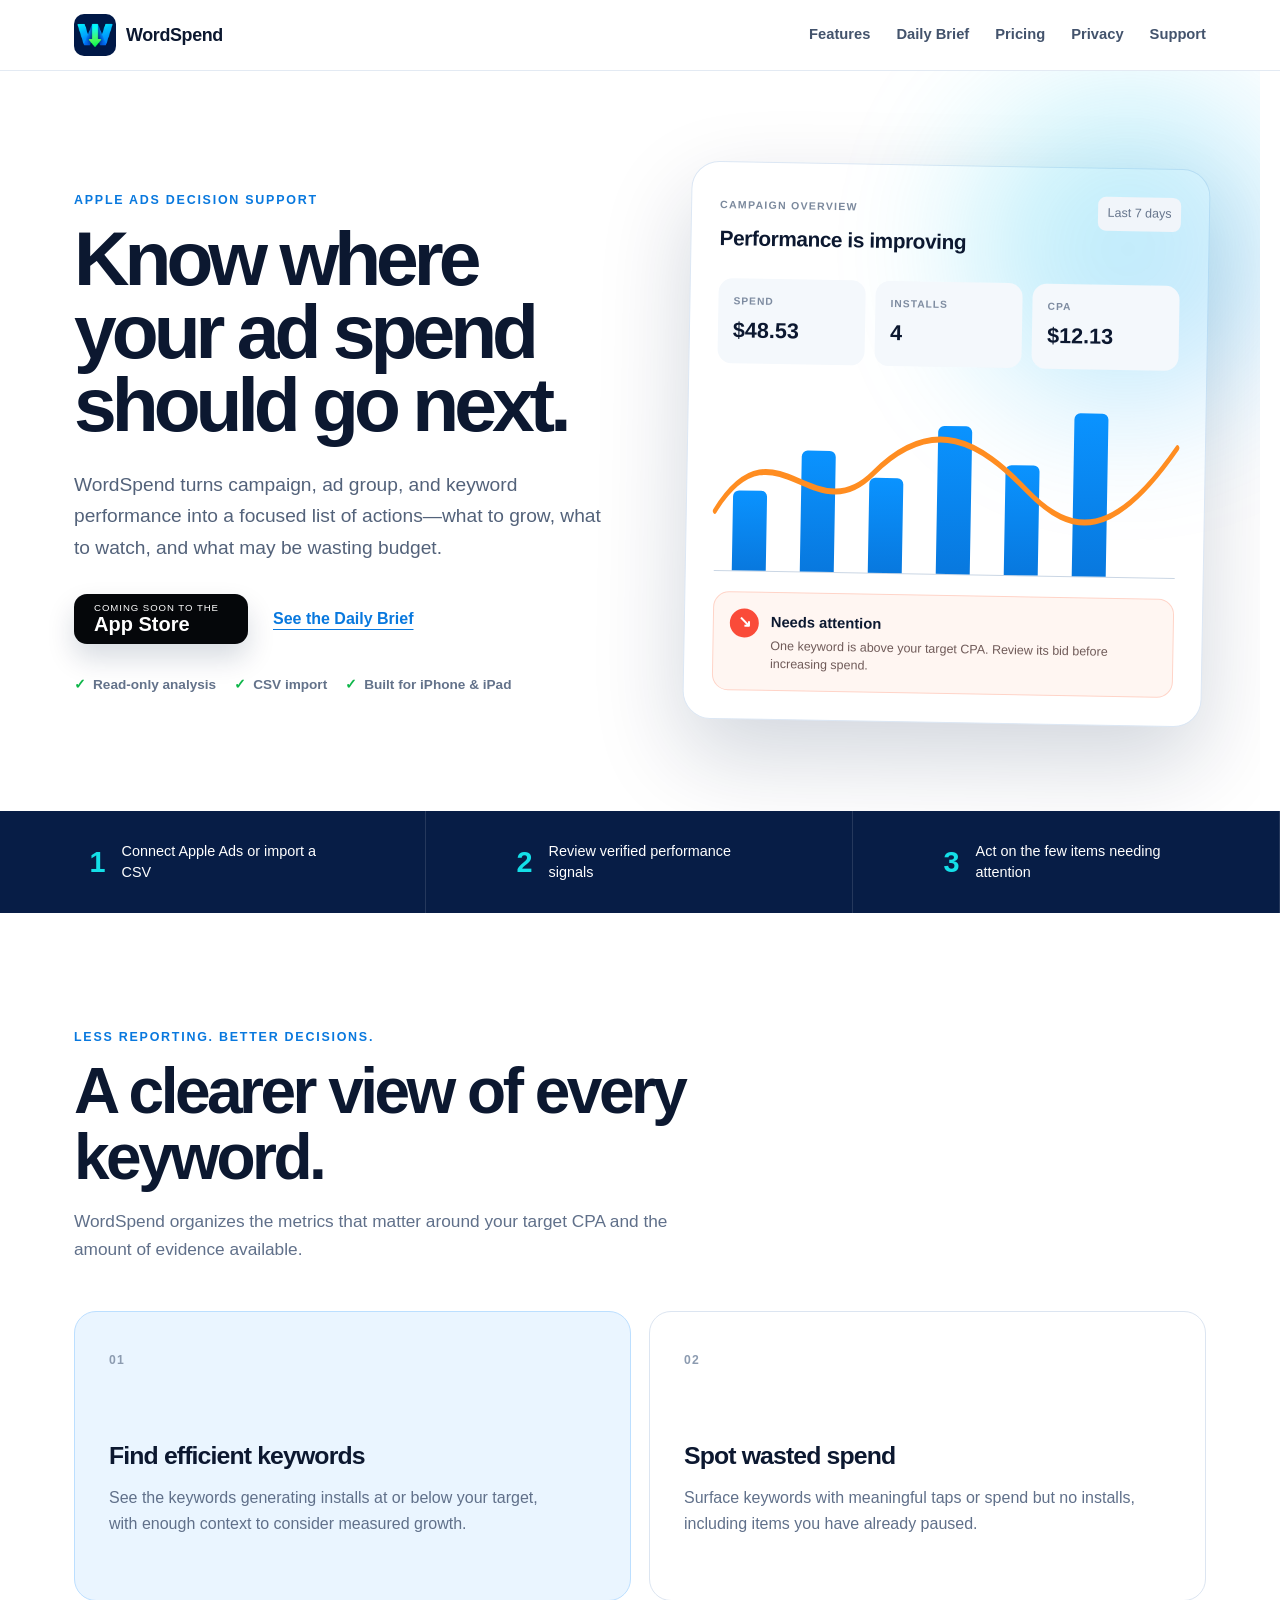
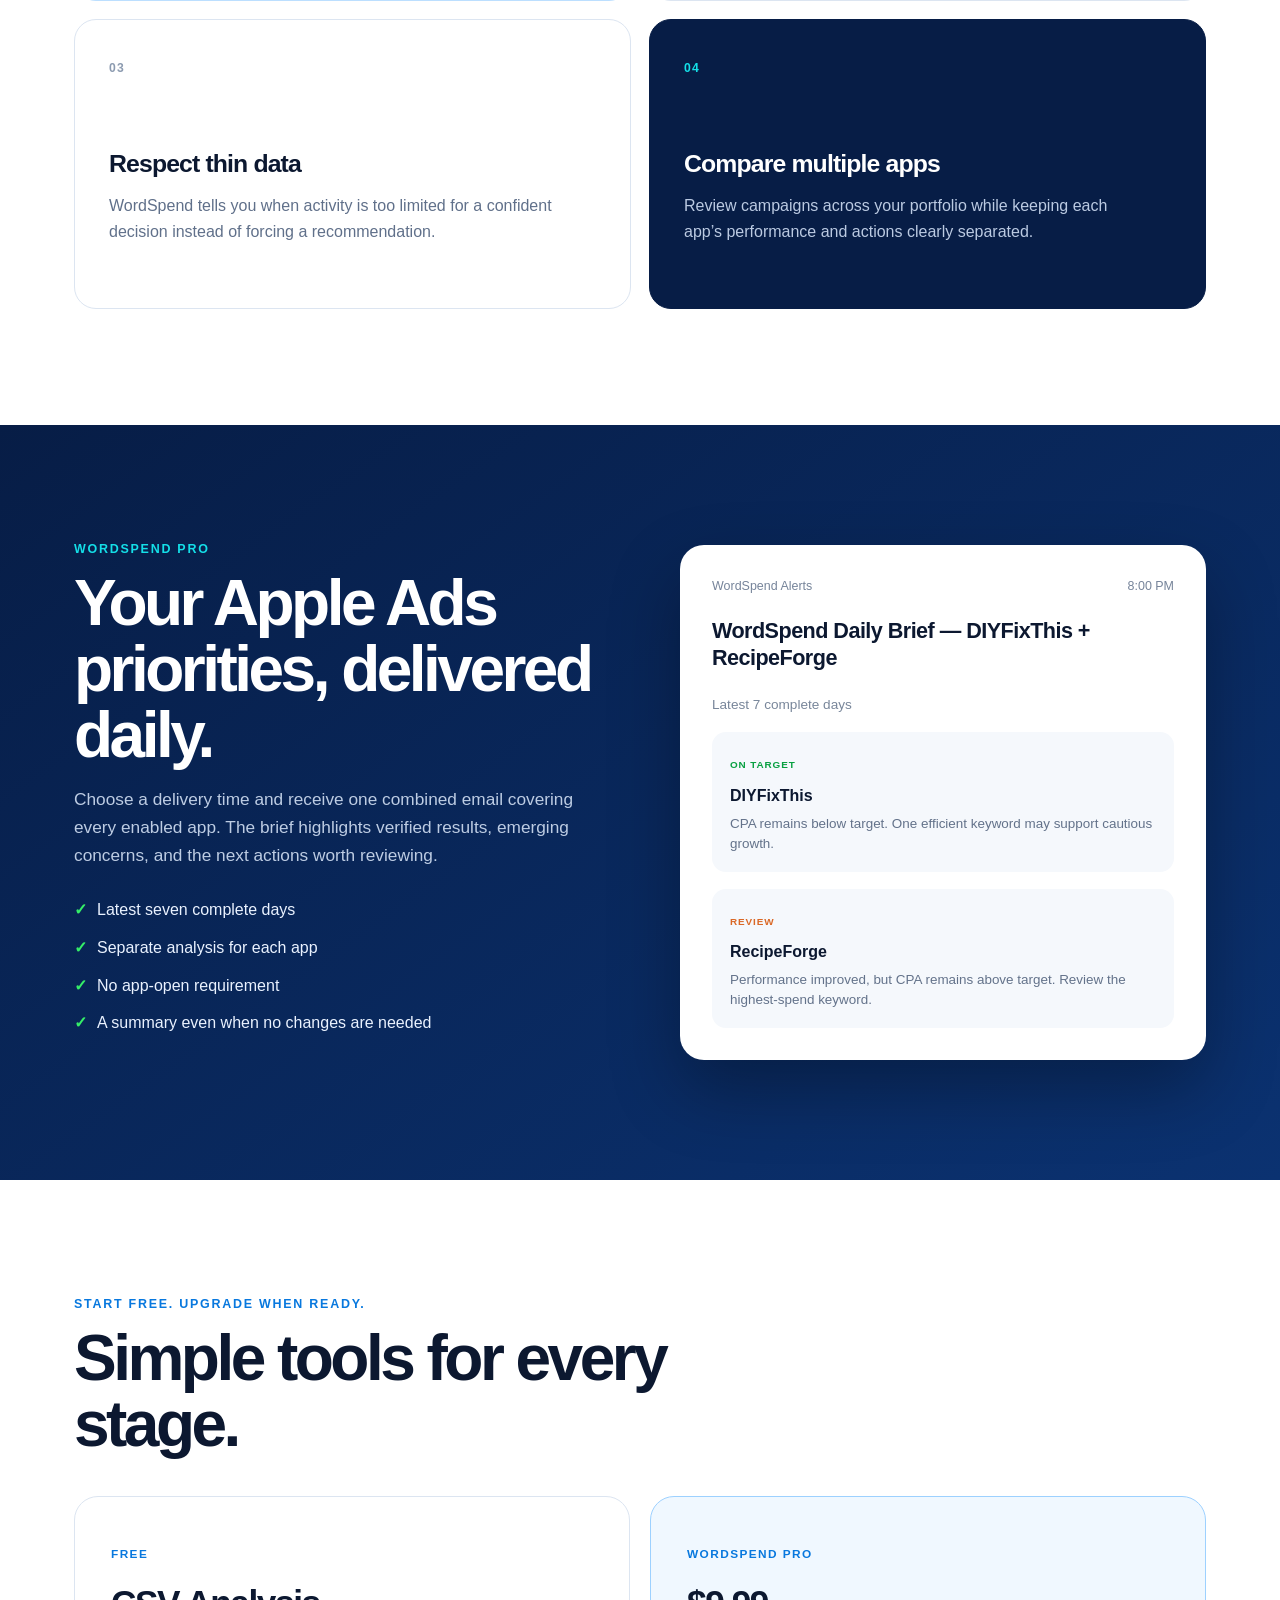
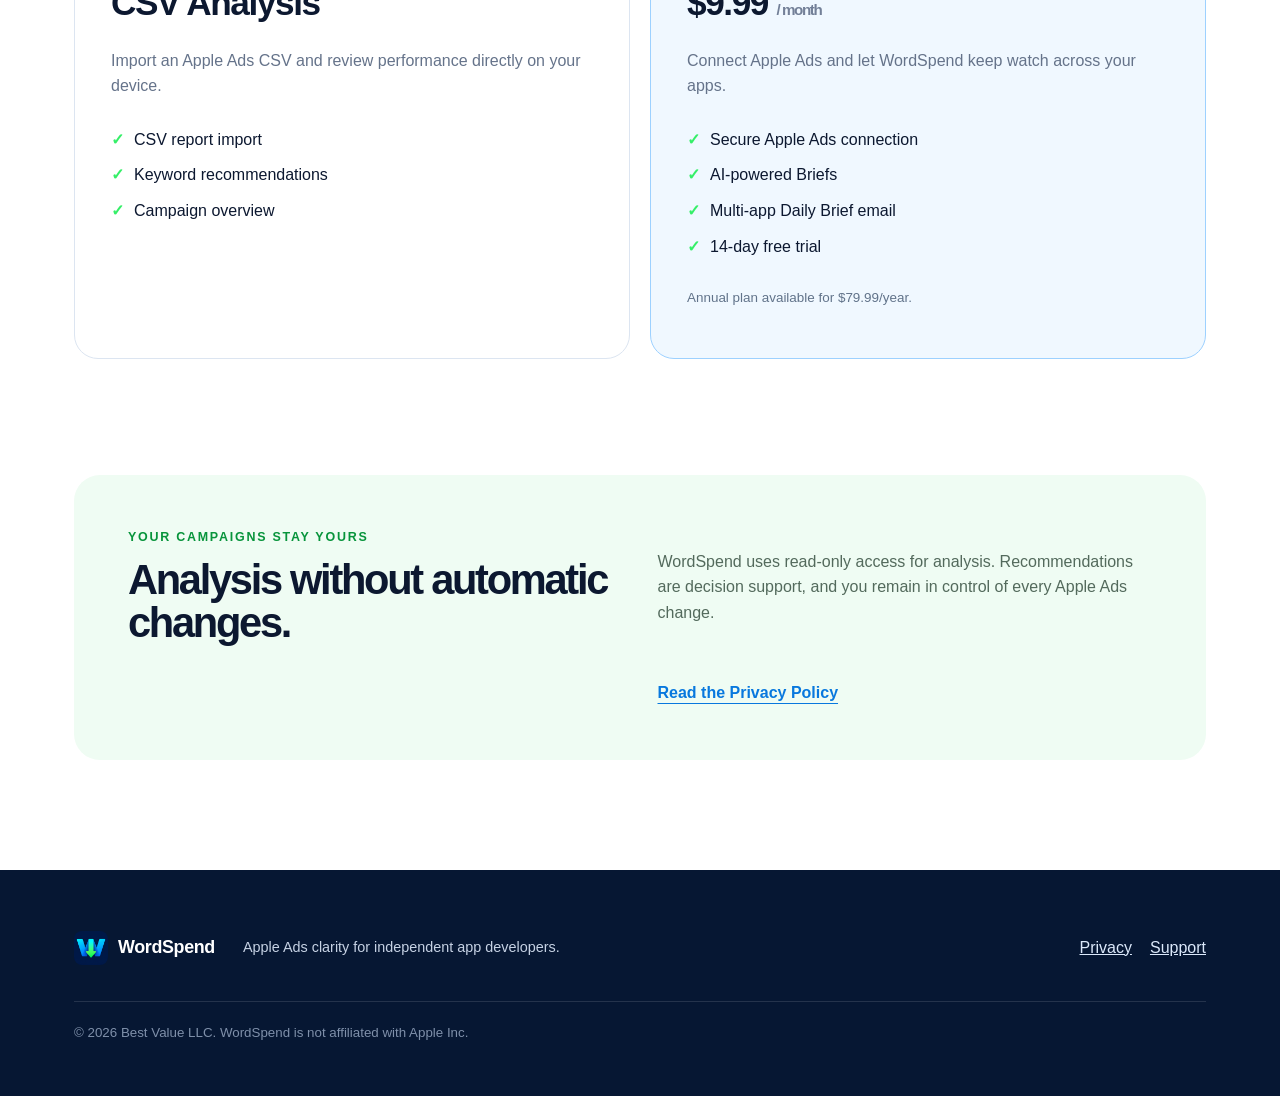
<file: index.html>
<!doctype html>
<html lang="en">
<head>
  <meta charset="utf-8">
  <meta name="viewport" content="width=device-width, initial-scale=1">
  <title>WordSpend — Smarter Apple Ads Decisions</title>
  <meta name="description" content="WordSpend turns Apple Ads campaign data into clear actions, AI-powered recommendations, and scheduled Daily Briefs.">
  <meta name="theme-color" content="#071d46">
  <link rel="icon" type="image/png" href="assets/wordspend-icon.png">
  <link rel="stylesheet" href="styles.css">
</head>
<body>
  <header class="nav-wrap">
    <nav class="nav" aria-label="Primary navigation">
      <a class="brand" href="#top" aria-label="WordSpend home">
        <img src="assets/wordspend-icon.png" alt="" width="42" height="42">
        <span>WordSpend</span>
      </a>
      <div class="nav-links">
        <a href="#features">Features</a>
        <a href="#daily-brief">Daily Brief</a>
        <a href="#pricing">Pricing</a>
        <a href="privacy.html">Privacy</a>
        <a href="support.html">Support</a>
      </div>
    </nav>
  </header>

  <main id="top">
    <section class="hero">
      <div class="hero-copy">
        <p class="eyebrow">APPLE ADS DECISION SUPPORT</p>
        <h1>Know where your ad spend should go next.</h1>
        <p class="lead">WordSpend turns campaign, ad group, and keyword performance into a focused list of actions—what to grow, what to watch, and what may be wasting budget.</p>
        <div class="hero-actions">
          <span class="store-button" aria-label="WordSpend is coming soon to the App Store">
            <small>COMING SOON TO THE</small>
            <strong>App Store</strong>
          </span>
          <a class="text-link" href="#daily-brief">See the Daily Brief</a>
        </div>
        <div class="trust-row" aria-label="Product highlights">
          <span>Read-only analysis</span>
          <span>CSV import</span>
          <span>Built for iPhone &amp; iPad</span>
        </div>
      </div>

      <div class="report-frame" aria-label="Example WordSpend campaign overview">
        <div class="report-top">
          <div>
            <span class="mini-label">CAMPAIGN OVERVIEW</span>
            <h2>Performance is improving</h2>
          </div>
          <span class="period">Last 7 days</span>
        </div>
        <div class="metrics">
          <div><span>SPEND</span><strong>$48.53</strong></div>
          <div><span>INSTALLS</span><strong>4</strong></div>
          <div><span>CPA</span><strong>$12.13</strong></div>
        </div>
        <div class="chart" aria-hidden="true">
          <div class="bar" style="--h:42%"></div><div class="bar" style="--h:64%"></div>
          <div class="bar" style="--h:50%"></div><div class="bar" style="--h:78%"></div>
          <div class="bar" style="--h:58%"></div><div class="bar" style="--h:86%"></div>
          <svg viewBox="0 0 600 160" preserveAspectRatio="none"><path d="M0 110 C75 28 128 128 205 76 S344 48 405 88 S520 128 600 50"/></svg>
        </div>
        <div class="action-card">
          <span class="action-icon">↘</span>
          <div><strong>Needs attention</strong><p>One keyword is above your target CPA. Review its bid before increasing spend.</p></div>
        </div>
      </div>
    </section>

    <section class="signal-strip" aria-label="How WordSpend works">
      <div><strong>1</strong><span>Connect Apple Ads or import a CSV</span></div>
      <div><strong>2</strong><span>Review verified performance signals</span></div>
      <div><strong>3</strong><span>Act on the few items needing attention</span></div>
    </section>

    <section class="section" id="features">
      <div class="section-heading">
        <p class="eyebrow">LESS REPORTING. BETTER DECISIONS.</p>
        <h2>A clearer view of every keyword.</h2>
        <p>WordSpend organizes the metrics that matter around your target CPA and the amount of evidence available.</p>
      </div>
      <div class="feature-grid">
        <article class="feature feature-blue">
          <span class="feature-number">01</span>
          <h3>Find efficient keywords</h3>
          <p>See the keywords generating installs at or below your target, with enough context to consider measured growth.</p>
        </article>
        <article class="feature">
          <span class="feature-number">02</span>
          <h3>Spot wasted spend</h3>
          <p>Surface keywords with meaningful taps or spend but no installs, including items you have already paused.</p>
        </article>
        <article class="feature">
          <span class="feature-number">03</span>
          <h3>Respect thin data</h3>
          <p>WordSpend tells you when activity is too limited for a confident decision instead of forcing a recommendation.</p>
        </article>
        <article class="feature feature-dark">
          <span class="feature-number">04</span>
          <h3>Compare multiple apps</h3>
          <p>Review campaigns across your portfolio while keeping each app’s performance and actions clearly separated.</p>
        </article>
      </div>
    </section>

    <section class="brief-section" id="daily-brief">
      <div class="brief-copy">
        <p class="eyebrow">WORDSPEND PRO</p>
        <h2>Your Apple Ads priorities, delivered daily.</h2>
        <p>Choose a delivery time and receive one combined email covering every enabled app. The brief highlights verified results, emerging concerns, and the next actions worth reviewing.</p>
        <ul>
          <li>Latest seven complete days</li>
          <li>Separate analysis for each app</li>
          <li>No app-open requirement</li>
          <li>A summary even when no changes are needed</li>
        </ul>
      </div>
      <div class="email-card">
        <div class="email-meta"><span>WordSpend Alerts</span><span>8:00 PM</span></div>
        <h3>WordSpend Daily Brief — DIYFixThis + RecipeForge</h3>
        <p class="email-period">Latest 7 complete days</p>
        <div class="email-section">
          <span class="status good">ON TARGET</span>
          <strong>DIYFixThis</strong>
          <p>CPA remains below target. One efficient keyword may support cautious growth.</p>
        </div>
        <div class="email-section">
          <span class="status watch">REVIEW</span>
          <strong>RecipeForge</strong>
          <p>Performance improved, but CPA remains above target. Review the highest-spend keyword.</p>
        </div>
      </div>
    </section>

    <section class="section pricing-section" id="pricing">
      <div class="section-heading compact">
        <p class="eyebrow">START FREE. UPGRADE WHEN READY.</p>
        <h2>Simple tools for every stage.</h2>
      </div>
      <div class="pricing-grid">
        <article class="price-card">
          <p class="plan">FREE</p>
          <h3>CSV Analysis</h3>
          <p>Import an Apple Ads CSV and review performance directly on your device.</p>
          <ul><li>CSV report import</li><li>Keyword recommendations</li><li>Campaign overview</li></ul>
        </article>
        <article class="price-card pro">
          <p class="plan">WORDSPEND PRO</p>
          <h3>$9.99 <small>/ month</small></h3>
          <p>Connect Apple Ads and let WordSpend keep watch across your apps.</p>
          <ul><li>Secure Apple Ads connection</li><li>AI-powered Briefs</li><li>Multi-app Daily Brief email</li><li>14-day free trial</li></ul>
          <p class="annual">Annual plan available for $79.99/year.</p>
        </article>
      </div>
    </section>

    <section class="privacy-callout">
      <div>
        <p class="eyebrow">YOUR CAMPAIGNS STAY YOURS</p>
        <h2>Analysis without automatic changes.</h2>
      </div>
      <p>WordSpend uses read-only access for analysis. Recommendations are decision support, and you remain in control of every Apple Ads change.</p>
      <a href="privacy.html">Read the Privacy Policy</a>
    </section>
  </main>

  <footer>
    <a class="brand footer-brand" href="#top"><img src="assets/wordspend-icon.png" alt="" width="34" height="34"><span>WordSpend</span></a>
    <p>Apple Ads clarity for independent app developers.</p>
    <div><a href="privacy.html">Privacy</a><a href="support.html">Support</a></div>
    <small>© 2026 Best Value LLC. WordSpend is not affiliated with Apple Inc.</small>
  </footer>
</body>
</html>
</file>
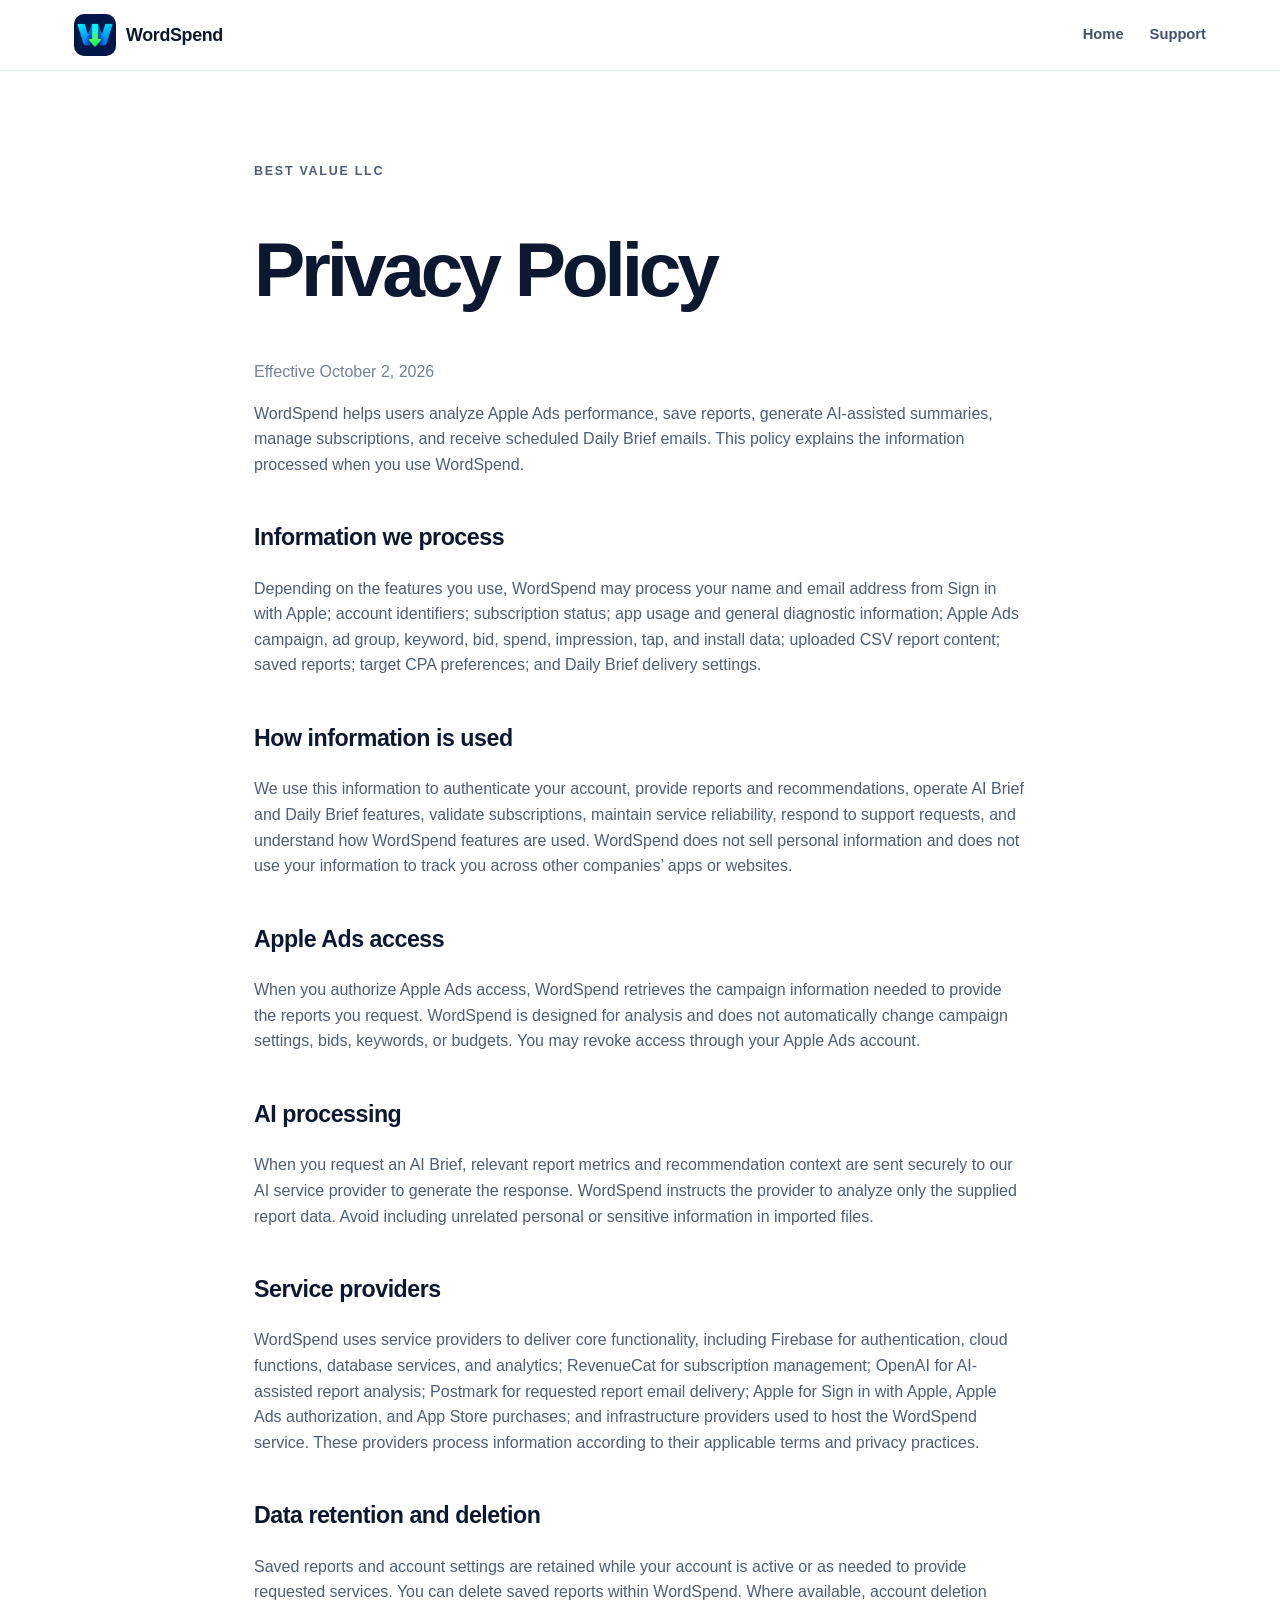
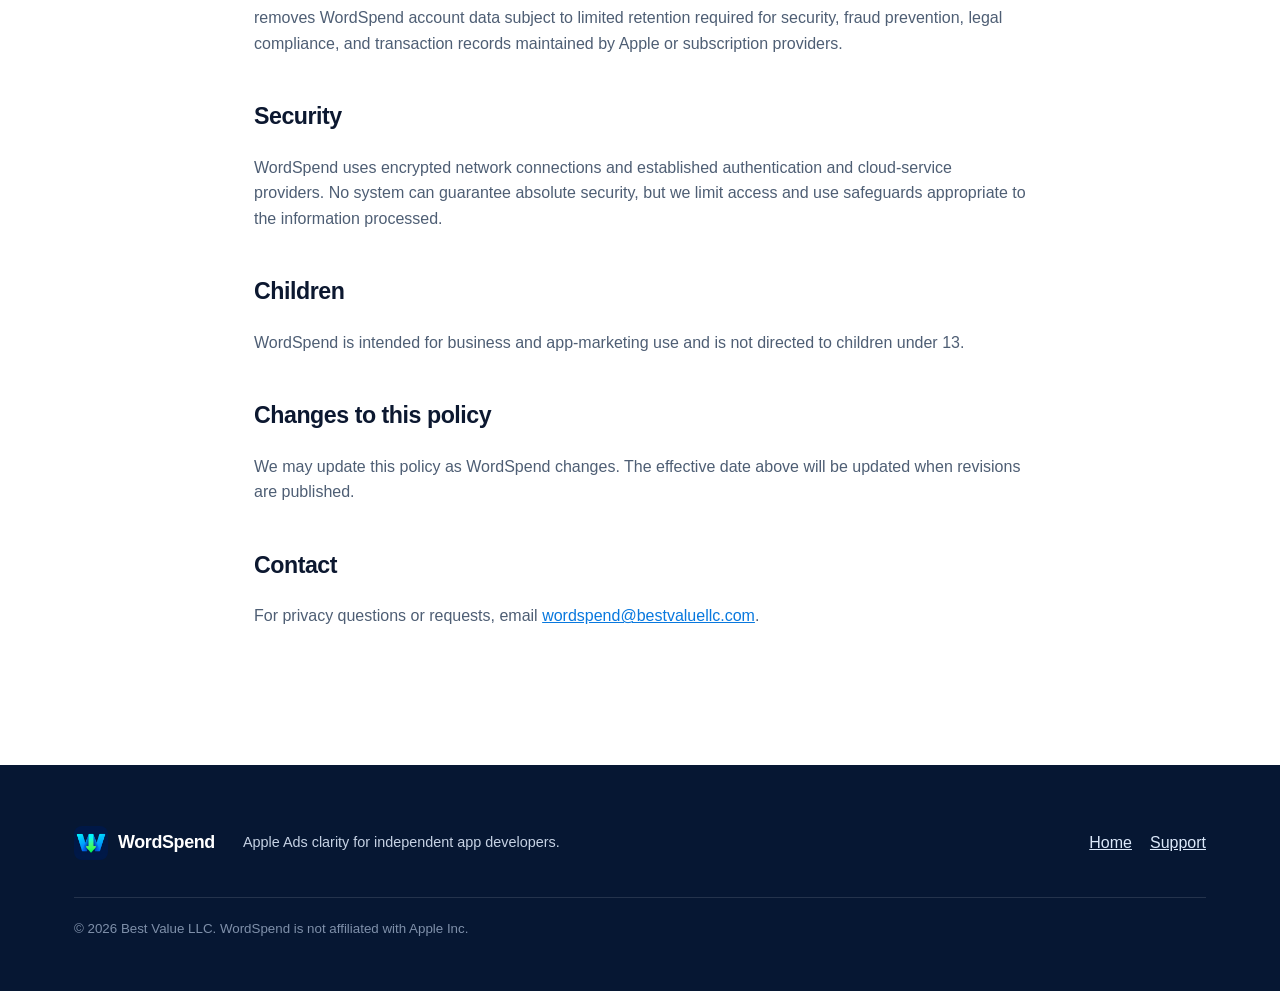
<file: privacy.html>
<!doctype html>
<html lang="en">
<head>
  <meta charset="utf-8">
  <meta name="viewport" content="width=device-width, initial-scale=1">
  <title>Privacy Policy — WordSpend</title>
  <meta name="description" content="WordSpend privacy policy from Best Value LLC.">
  <meta name="theme-color" content="#071d46">
  <link rel="icon" type="image/png" href="assets/wordspend-icon.png">
  <link rel="stylesheet" href="styles.css">
</head>
<body>
  <header class="nav-wrap">
    <nav class="nav" aria-label="Primary navigation">
      <a class="brand" href="index.html"><img src="assets/wordspend-icon.png" alt="" width="42" height="42"><span>WordSpend</span></a>
      <div class="nav-links"><a href="index.html">Home</a><a href="support.html">Support</a></div>
    </nav>
  </header>
  <main class="legal">
    <p class="eyebrow">BEST VALUE LLC</p>
    <h1>Privacy Policy</h1>
    <p class="updated">Effective October 2, 2026</p>
    <p>WordSpend helps users analyze Apple Ads performance, save reports, generate AI-assisted summaries, manage subscriptions, and receive scheduled Daily Brief emails. This policy explains the information processed when you use WordSpend.</p>

    <h2>Information we process</h2>
    <p>Depending on the features you use, WordSpend may process your name and email address from Sign in with Apple; account identifiers; subscription status; app usage and general diagnostic information; Apple Ads campaign, ad group, keyword, bid, spend, impression, tap, and install data; uploaded CSV report content; saved reports; target CPA preferences; and Daily Brief delivery settings.</p>

    <h2>How information is used</h2>
    <p>We use this information to authenticate your account, provide reports and recommendations, operate AI Brief and Daily Brief features, validate subscriptions, maintain service reliability, respond to support requests, and understand how WordSpend features are used. WordSpend does not sell personal information and does not use your information to track you across other companies’ apps or websites.</p>

    <h2>Apple Ads access</h2>
    <p>When you authorize Apple Ads access, WordSpend retrieves the campaign information needed to provide the reports you request. WordSpend is designed for analysis and does not automatically change campaign settings, bids, keywords, or budgets. You may revoke access through your Apple Ads account.</p>

    <h2>AI processing</h2>
    <p>When you request an AI Brief, relevant report metrics and recommendation context are sent securely to our AI service provider to generate the response. WordSpend instructs the provider to analyze only the supplied report data. Avoid including unrelated personal or sensitive information in imported files.</p>

    <h2>Service providers</h2>
    <p>WordSpend uses service providers to deliver core functionality, including Firebase for authentication, cloud functions, database services, and analytics; RevenueCat for subscription management; OpenAI for AI-assisted report analysis; Postmark for requested report email delivery; Apple for Sign in with Apple, Apple Ads authorization, and App Store purchases; and infrastructure providers used to host the WordSpend service. These providers process information according to their applicable terms and privacy practices.</p>

    <h2>Data retention and deletion</h2>
    <p>Saved reports and account settings are retained while your account is active or as needed to provide requested services. You can delete saved reports within WordSpend. Where available, account deletion removes WordSpend account data subject to limited retention required for security, fraud prevention, legal compliance, and transaction records maintained by Apple or subscription providers.</p>

    <h2>Security</h2>
    <p>WordSpend uses encrypted network connections and established authentication and cloud-service providers. No system can guarantee absolute security, but we limit access and use safeguards appropriate to the information processed.</p>

    <h2>Children</h2>
    <p>WordSpend is intended for business and app-marketing use and is not directed to children under 13.</p>

    <h2>Changes to this policy</h2>
    <p>We may update this policy as WordSpend changes. The effective date above will be updated when revisions are published.</p>

    <h2>Contact</h2>
    <p>For privacy questions or requests, email <a href="mailto:wordspend@bestvaluellc.com">wordspend@bestvaluellc.com</a>.</p>
  </main>
  <footer>
    <a class="brand footer-brand" href="index.html"><img src="assets/wordspend-icon.png" alt="" width="34" height="34"><span>WordSpend</span></a>
    <p>Apple Ads clarity for independent app developers.</p>
    <div><a href="index.html">Home</a><a href="support.html">Support</a></div>
    <small>© 2026 Best Value LLC. WordSpend is not affiliated with Apple Inc.</small>
  </footer>
</body>
</html>
</file>
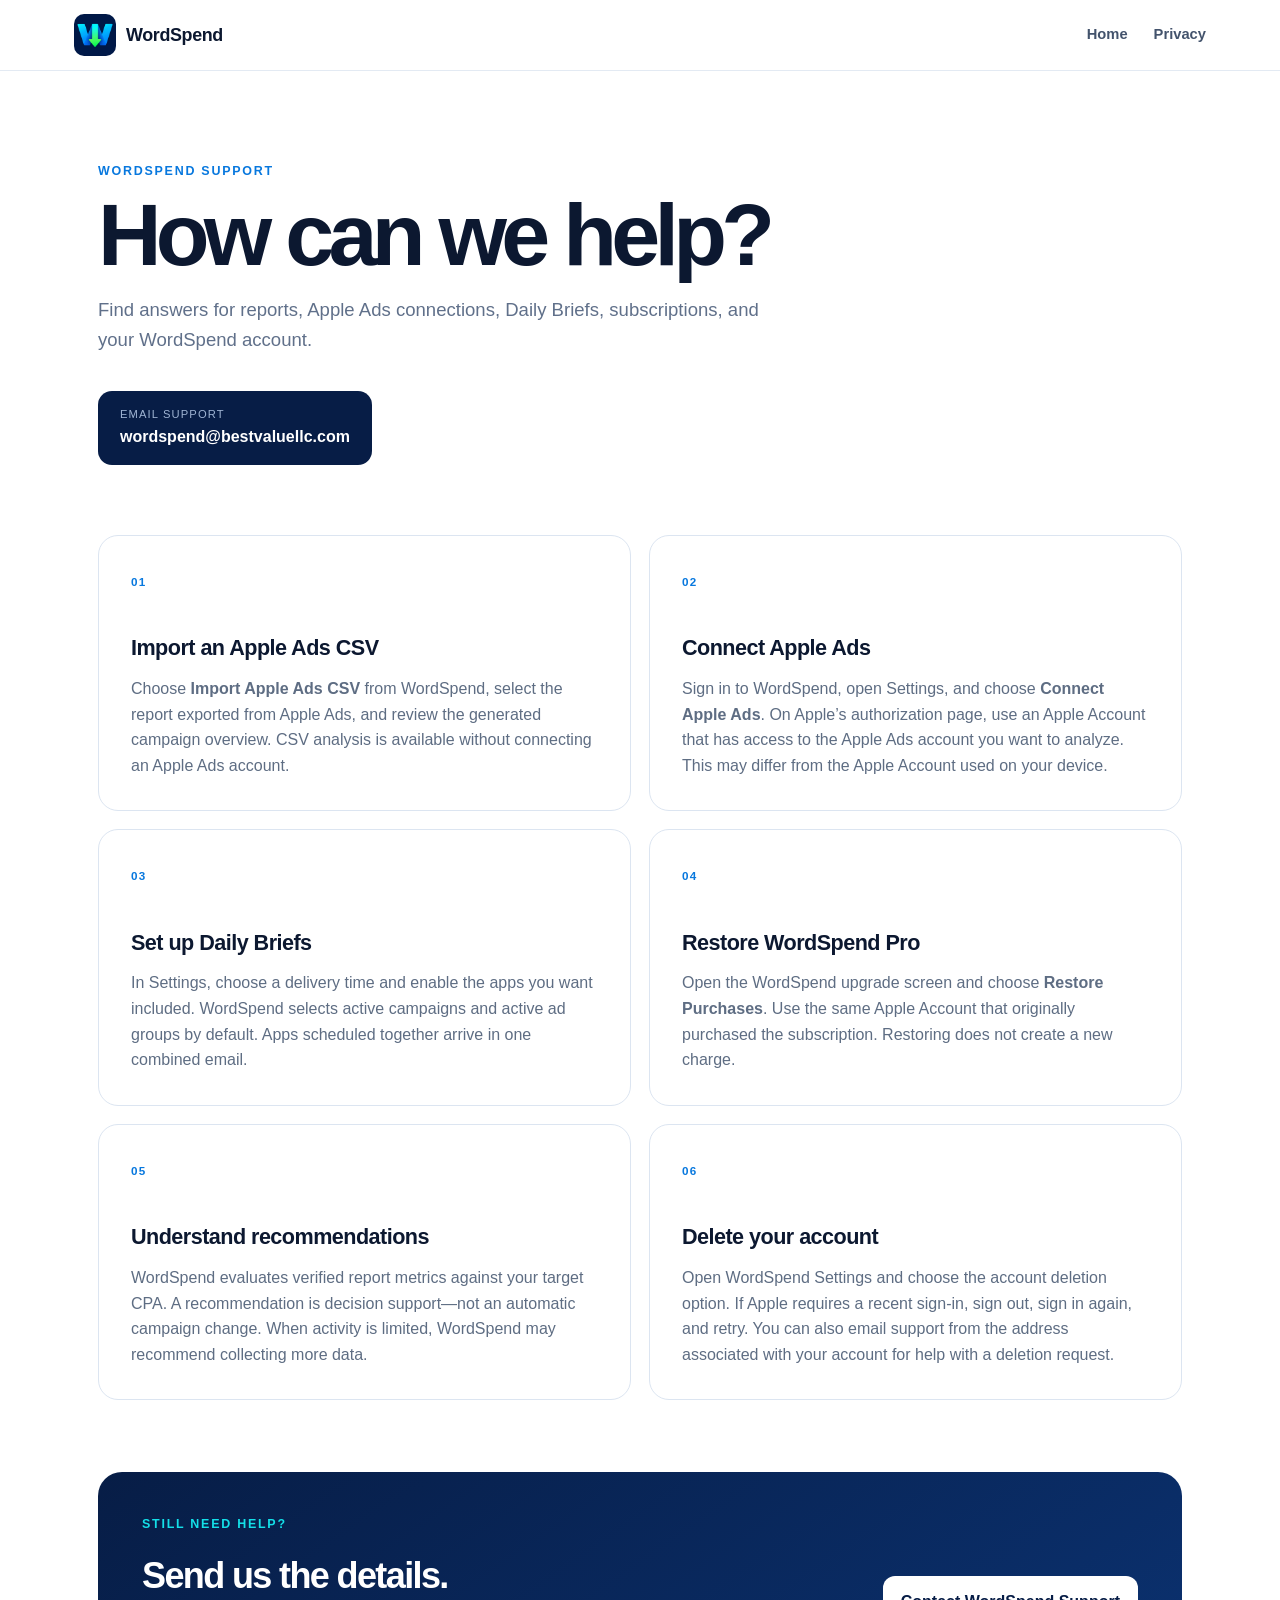
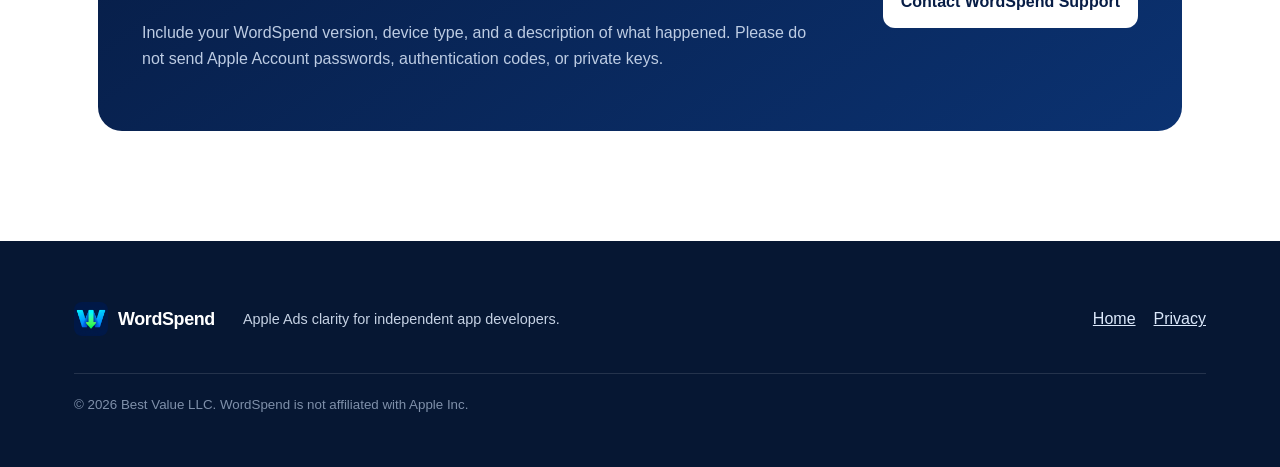
<file: support.html>
<!doctype html>
<html lang="en">
<head>
  <meta charset="utf-8">
  <meta name="viewport" content="width=device-width, initial-scale=1">
  <title>Support — WordSpend</title>
  <meta name="description" content="Help with WordSpend, Apple Ads reports, Daily Briefs, subscriptions, and account management.">
  <meta name="theme-color" content="#071d46">
  <link rel="icon" type="image/png" href="assets/wordspend-icon.png">
  <link rel="stylesheet" href="styles.css">
  <link rel="stylesheet" href="support.css">
</head>
<body>
  <header class="nav-wrap">
    <nav class="nav" aria-label="Primary navigation">
      <a class="brand" href="index.html"><img src="assets/wordspend-icon.png" alt="" width="42" height="42"><span>WordSpend</span></a>
      <div class="nav-links"><a href="index.html">Home</a><a href="privacy.html">Privacy</a></div>
    </nav>
  </header>
  <main class="support-page">
    <section class="support-hero">
      <p class="eyebrow">WORDSPEND SUPPORT</p>
      <h1>How can we help?</h1>
      <p>Find answers for reports, Apple Ads connections, Daily Briefs, subscriptions, and your WordSpend account.</p>
      <a class="support-email" href="mailto:wordspend@bestvaluellc.com"><span>Email support</span><strong>wordspend@bestvaluellc.com</strong></a>
    </section>
    <section class="support-grid" aria-label="WordSpend help topics">
      <article class="support-card"><span class="support-icon">01</span><h2>Import an Apple Ads CSV</h2><p>Choose <strong>Import Apple Ads CSV</strong> from WordSpend, select the report exported from Apple Ads, and review the generated campaign overview. CSV analysis is available without connecting an Apple Ads account.</p></article>
      <article class="support-card"><span class="support-icon">02</span><h2>Connect Apple Ads</h2><p>Sign in to WordSpend, open Settings, and choose <strong>Connect Apple Ads</strong>. On Apple’s authorization page, use an Apple Account that has access to the Apple Ads account you want to analyze. This may differ from the Apple Account used on your device.</p></article>
      <article class="support-card"><span class="support-icon">03</span><h2>Set up Daily Briefs</h2><p>In Settings, choose a delivery time and enable the apps you want included. WordSpend selects active campaigns and active ad groups by default. Apps scheduled together arrive in one combined email.</p></article>
      <article class="support-card"><span class="support-icon">04</span><h2>Restore WordSpend Pro</h2><p>Open the WordSpend upgrade screen and choose <strong>Restore Purchases</strong>. Use the same Apple Account that originally purchased the subscription. Restoring does not create a new charge.</p></article>
      <article class="support-card"><span class="support-icon">05</span><h2>Understand recommendations</h2><p>WordSpend evaluates verified report metrics against your target CPA. A recommendation is decision support—not an automatic campaign change. When activity is limited, WordSpend may recommend collecting more data.</p></article>
      <article class="support-card"><span class="support-icon">06</span><h2>Delete your account</h2><p>Open WordSpend Settings and choose the account deletion option. If Apple requires a recent sign-in, sign out, sign in again, and retry. You can also email support from the address associated with your account for help with a deletion request.</p></article>
    </section>
    <section class="contact-panel">
      <div><p class="eyebrow">STILL NEED HELP?</p><h2>Send us the details.</h2><p>Include your WordSpend version, device type, and a description of what happened. Please do not send Apple Account passwords, authentication codes, or private keys.</p></div>
      <a href="mailto:wordspend@bestvaluellc.com?subject=WordSpend%20Support">Contact WordSpend Support</a>
    </section>
  </main>
  <footer>
    <a class="brand footer-brand" href="index.html"><img src="assets/wordspend-icon.png" alt="" width="34" height="34"><span>WordSpend</span></a>
    <p>Apple Ads clarity for independent app developers.</p>
    <div><a href="index.html">Home</a><a href="privacy.html">Privacy</a></div>
    <small>© 2026 Best Value LLC. WordSpend is not affiliated with Apple Inc.</small>
  </footer>
</body>
</html>
</file>
<file: styles.css>
:root{--navy:#071d46;--blue:#0787f9;--cyan:#14dfe8;--green:#35ef68;--ink:#0c1830;--muted:#60708a;--line:#dce5f1;--pale:#f4f8fc;--white:#fff}*{box-sizing:border-box}html{scroll-behavior:smooth}body{margin:0;background:var(--white);color:var(--ink);font-family:Inter,-apple-system,BlinkMacSystemFont,"Segoe UI",sans-serif;font-size:16px;line-height:1.6}a{color:inherit}.nav-wrap{position:sticky;top:0;z-index:10;background:rgba(255,255,255,.9);backdrop-filter:blur(18px);border-bottom:1px solid rgba(220,229,241,.8)}.nav{max-width:1180px;margin:auto;padding:14px 24px;display:flex;align-items:center;justify-content:space-between}.brand{display:inline-flex;align-items:center;gap:10px;text-decoration:none;font-size:1.12rem;font-weight:800;letter-spacing:-.02em}.brand img{border-radius:10px}.nav-links{display:flex;gap:26px}.nav-links a{text-decoration:none;color:#43536c;font-weight:650;font-size:.92rem}.nav-links a:hover{color:var(--blue)}.hero{min-height:720px;max-width:1240px;margin:auto;padding:94px 54px 88px;display:grid;grid-template-columns:1.02fr .98fr;gap:72px;align-items:center;overflow:hidden}.eyebrow{margin:0 0 14px;color:#0878de;font-size:.78rem;line-height:1.3;font-weight:850;letter-spacing:.14em}.hero h1{margin:0;max-width:650px;font-size:clamp(3.1rem,6vw,5.45rem);line-height:.95;letter-spacing:-.065em}.lead{max-width:610px;margin:28px 0;color:#53627a;font-size:1.2rem;line-height:1.65}.hero-actions{display:flex;align-items:center;gap:25px;margin:30px 0}.store-button{width:174px;border-radius:13px;padding:9px 20px;background:#05070a;color:white;display:flex;flex-direction:column;line-height:1.1;box-shadow:0 14px 28px rgba(7,29,70,.16)}.store-button small{font-size:.6rem;letter-spacing:.1em}.store-button strong{font-size:1.25rem}.text-link{color:#0878de;font-weight:750;text-underline-offset:5px}.trust-row{display:flex;flex-wrap:wrap;gap:18px;color:#63728a;font-size:.85rem;font-weight:650}.trust-row span:before{content:"✓";color:#0eb64a;margin-right:7px}.report-frame{position:relative;padding:28px;background:#fff;border:1px solid #dce7f4;border-radius:28px;box-shadow:0 36px 90px rgba(4,27,69,.18);transform:rotate(1deg)}.report-frame:before{content:"";position:absolute;z-index:-1;width:320px;height:320px;border-radius:50%;background:linear-gradient(135deg,var(--cyan),var(--blue));filter:blur(70px);opacity:.25;right:-80px;top:-80px}.report-top{display:flex;justify-content:space-between;align-items:flex-start;gap:20px}.mini-label{color:#7b899d;font-size:.66rem;font-weight:800;letter-spacing:.12em}.report-top h2{margin:5px 0 0;font-size:1.3rem;letter-spacing:-.02em}.period{color:#66758c;font-size:.78rem;background:#f1f5fa;padding:7px 10px;border-radius:8px}.metrics{display:grid;grid-template-columns:repeat(3,1fr);gap:10px;margin:24px 0 18px}.metrics div{padding:15px;border-radius:14px;background:var(--pale)}.metrics span{display:block;color:#7d8ba0;font-size:.64rem;font-weight:800;letter-spacing:.1em}.metrics strong{display:block;margin-top:4px;font-size:1.35rem}.chart{position:relative;height:190px;border-bottom:1px solid #cad6e4;display:flex;align-items:flex-end;gap:8%;padding:0 4%}.bar{width:8%;height:var(--h);background:linear-gradient(#0a93ff,#0878de);border-radius:6px 6px 0 0}.chart svg{position:absolute;inset:0;width:100%;height:100%;overflow:visible}.chart path{fill:none;stroke:#ff8d21;stroke-width:5;stroke-linecap:round}.action-card{margin-top:20px;padding:16px;display:flex;gap:12px;border:1px solid #ffd4c8;background:#fff6f2;border-radius:16px}.action-icon{display:grid;place-items:center;width:29px;height:29px;flex:none;border-radius:50%;background:#fa4b39;color:#fff;font-weight:900}.action-card strong{font-size:.92rem}.action-card p{margin:3px 0 0;color:#6f5a58;font-size:.78rem;line-height:1.45}.signal-strip{background:var(--navy);color:#fff;display:grid;grid-template-columns:repeat(3,1fr);gap:1px}.signal-strip>div{padding:28px 7vw;display:flex;gap:16px;align-items:center;border-right:1px solid rgba(255,255,255,.12)}.signal-strip strong{color:var(--cyan);font-size:1.8rem}.signal-strip span{font-size:.9rem;line-height:1.4}.section{max-width:1180px;margin:auto;padding:116px 24px}.section-heading{max-width:710px;margin-bottom:48px}.section-heading h2,.brief-copy h2,.privacy-callout h2{margin:0;font-size:clamp(2.4rem,5vw,4.3rem);line-height:1.03;letter-spacing:-.055em}.section-heading>p:last-child{max-width:620px;color:var(--muted);font-size:1.08rem}.feature-grid{display:grid;grid-template-columns:repeat(2,1fr);gap:18px}.feature{min-height:290px;padding:34px;border:1px solid var(--line);border-radius:22px;background:#fff}.feature-number{color:#8c9bb0;font-size:.76rem;font-weight:800;letter-spacing:.1em}.feature h3{margin:64px 0 10px;font-size:1.55rem;letter-spacing:-.035em}.feature p{margin:0;max-width:460px;color:#60708a}.feature-blue{background:#eaf5ff;border-color:#bcdfff}.feature-dark{background:var(--navy);border-color:var(--navy);color:#fff}.feature-dark p{color:#bbcae2}.feature-dark .feature-number{color:var(--cyan)}.brief-section{padding:116px max(24px,calc((100vw - 1132px)/2));display:grid;grid-template-columns:1fr 1fr;gap:80px;align-items:center;background:linear-gradient(145deg,#071d46,#0b3271);color:#fff}.brief-copy .eyebrow{color:var(--cyan)}.brief-copy>p:not(.eyebrow){color:#bdcce3;font-size:1.08rem}.brief-copy ul,.price-card ul{list-style:none;padding:0;margin:28px 0}.brief-copy li{margin:12px 0;color:#eaf2ff}.brief-copy li:before,.price-card li:before{content:"✓";color:var(--green);font-weight:900;margin-right:10px}.email-card{padding:32px;border-radius:24px;background:#fff;color:var(--ink);box-shadow:0 30px 70px rgba(0,0,0,.3)}.email-meta{display:flex;justify-content:space-between;color:#76849a;font-size:.78rem}.email-card h3{font-size:1.35rem;line-height:1.25;letter-spacing:-.025em}.email-period{color:#78869a;font-size:.85rem}.email-section{position:relative;margin-top:17px;padding:18px;border-radius:14px;background:#f5f8fc}.email-section strong{display:block;margin-top:7px}.email-section p{margin:5px 0 0;color:#63728a;font-size:.84rem;line-height:1.5}.status{font-size:.62rem;font-weight:850;letter-spacing:.09em}.status.good{color:#08a041}.status.watch{color:#da6826}.compact{margin-bottom:38px}.pricing-grid{display:grid;grid-template-columns:1fr 1fr;gap:20px}.price-card{padding:36px;border:1px solid var(--line);border-radius:24px}.price-card .plan{color:#0878de;font-size:.74rem;font-weight:850;letter-spacing:.12em}.price-card h3{font-size:2.2rem;letter-spacing:-.04em;margin:8px 0}.price-card h3 small{font-size:.95rem;color:#738098}.price-card>p:not(.plan,.annual){color:#65738a}.price-card li{margin:10px 0}.price-card.pro{background:#f0f8ff;border-color:#9dd1ff}.annual{margin-top:28px;color:#61738a;font-size:.84rem}.privacy-callout{max-width:1132px;margin:0 auto 110px;padding:54px;border-radius:26px;background:#effcf3;display:grid;grid-template-columns:1fr 1fr;gap:35px;align-items:center}.privacy-callout .eyebrow{color:#07943b}.privacy-callout h2{font-size:2.6rem}.privacy-callout>p{color:#536a5c}.privacy-callout>a{grid-column:2;color:#0878de;font-weight:750;text-underline-offset:5px}footer{padding:52px max(24px,calc((100vw - 1132px)/2));background:#061733;color:#c6d2e4;display:grid;grid-template-columns:auto 1fr auto;gap:28px;align-items:center}.footer-brand{color:white}.footer-brand img{border-radius:8px}footer p{font-size:.9rem}footer div{display:flex;gap:18px}footer div a{color:#dce9fb}footer small{grid-column:1/-1;border-top:1px solid rgba(255,255,255,.12);padding-top:20px;color:#7f90aa}.legal{max-width:820px;margin:auto;padding:92px 24px 120px}.legal h1{font-size:clamp(2.8rem,6vw,4.8rem);letter-spacing:-.055em;line-height:1}.legal .updated{color:#748298}.legal h2{margin-top:42px;font-size:1.45rem;letter-spacing:-.02em}.legal p,.legal li{color:#4e5e74}.legal a{color:#0878de}@media(max-width:850px){.nav-links a:not(:last-child){display:none}.hero{padding:70px 24px;grid-template-columns:1fr;gap:55px}.hero h1{font-size:3.55rem}.report-frame{transform:none}.signal-strip{grid-template-columns:1fr}.signal-strip>div{padding:20px 24px;border-right:0;border-bottom:1px solid rgba(255,255,255,.12)}.brief-section,.privacy-callout{grid-template-columns:1fr}.privacy-callout>a{grid-column:1}.feature-grid,.pricing-grid{grid-template-columns:1fr}footer{grid-template-columns:1fr}footer small{grid-column:1}}@media(max-width:520px){.hero{padding-top:52px}.hero h1{font-size:2.85rem}.hero-actions{align-items:flex-start;flex-direction:column}.metrics strong{font-size:1.05rem}.report-frame{padding:20px}.section,.brief-section{padding-top:82px;padding-bottom:82px}.feature{min-height:250px}.feature h3{margin-top:38px}.privacy-callout{margin:0 16px 76px;padding:30px}.nav{padding-inline:16px}}
</file>
<file: support.css>
.support-page {
  max-width: 1132px;
  margin: auto;
  padding: 92px 24px 110px;
}

.support-hero { max-width: 780px; }

.support-hero h1 {
  margin: 0;
  font-size: clamp(3rem, 7vw, 5.5rem);
  line-height: .95;
  letter-spacing: -.065em;
}

.support-hero > p:not(.eyebrow) {
  max-width: 670px;
  color: var(--muted);
  font-size: 1.16rem;
}

.support-email {
  display: inline-flex;
  flex-direction: column;
  margin-top: 18px;
  padding: 15px 22px;
  border-radius: 14px;
  background: var(--navy);
  color: #fff;
  text-decoration: none;
}

.support-email span {
  font-size: .7rem;
  color: #9eb3d2;
  text-transform: uppercase;
  letter-spacing: .1em;
}

.support-email strong { font-size: 1rem; }

.support-grid {
  display: grid;
  grid-template-columns: repeat(2, 1fr);
  gap: 18px;
  margin-top: 70px;
}

.support-card {
  padding: 32px;
  border: 1px solid var(--line);
  border-radius: 20px;
  background: #fff;
}

.support-icon {
  display: inline-block;
  color: #0878de;
  font-size: .73rem;
  font-weight: 850;
  letter-spacing: .1em;
}

.support-card h2 {
  margin: 38px 0 10px;
  font-size: 1.35rem;
  letter-spacing: -.025em;
}

.support-card p {
  margin: 0;
  color: #5e6d83;
}

.contact-panel {
  margin-top: 72px;
  padding: 44px;
  border-radius: 24px;
  background: linear-gradient(145deg, #071d46, #0b3271);
  color: #fff;
  display: grid;
  grid-template-columns: 1fr auto;
  gap: 45px;
  align-items: center;
}

.contact-panel .eyebrow { color: var(--cyan); }

.contact-panel h2 {
  margin: 0;
  font-size: 2.25rem;
  letter-spacing: -.045em;
}

.contact-panel p:not(.eyebrow) {
  max-width: 680px;
  color: #bdcce3;
}

.contact-panel > a {
  padding: 13px 18px;
  border-radius: 12px;
  background: #fff;
  color: var(--navy);
  font-weight: 800;
  text-decoration: none;
  white-space: nowrap;
}

@media (max-width: 760px) {
  .support-grid, .contact-panel { grid-template-columns: 1fr; }
  .support-page { padding-top: 66px; }
  .contact-panel > a { justify-self: start; }
}

@media (max-width: 520px) {
  .support-card { padding: 26px; }
  .contact-panel { padding: 30px; }
}
</file>
